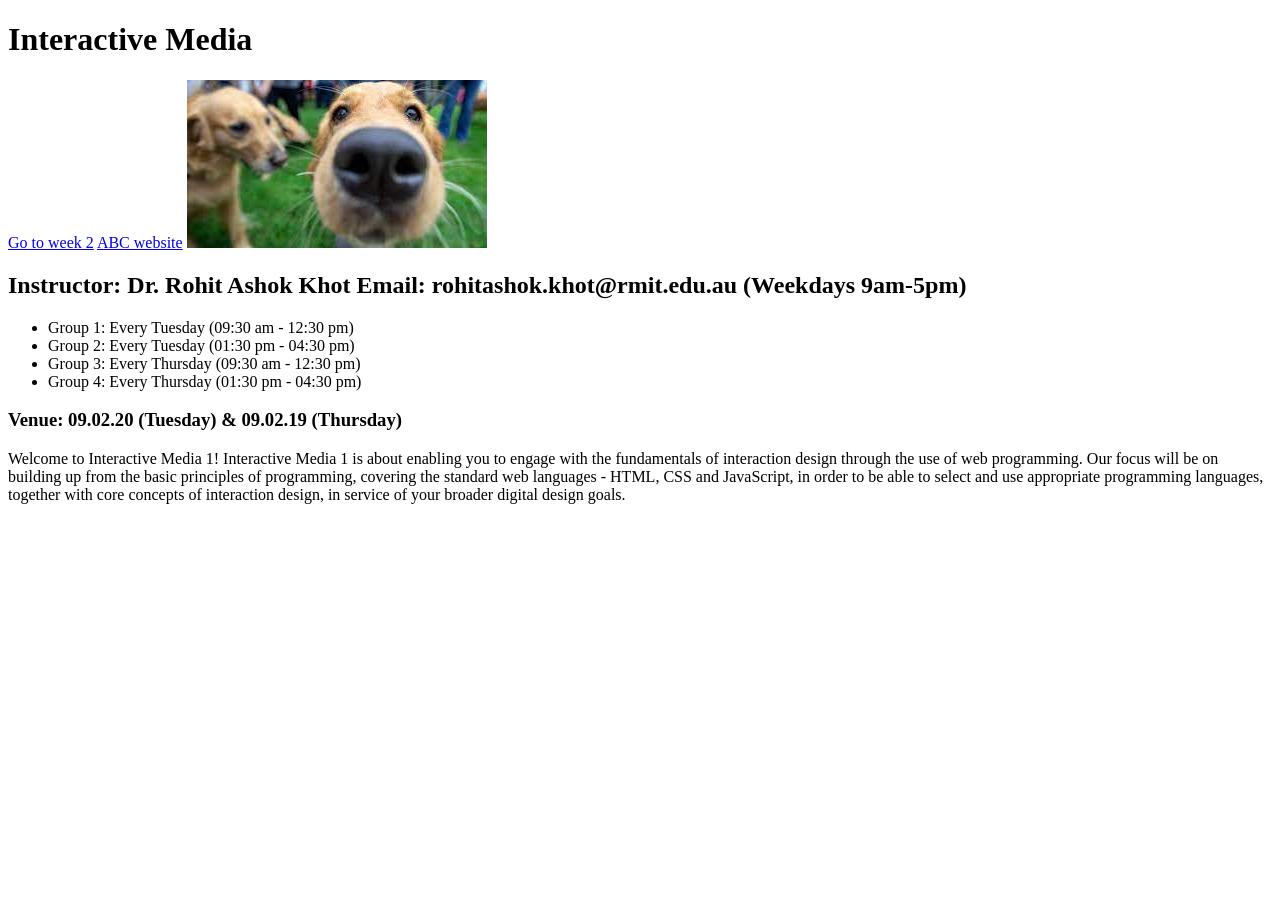
<file: index.html>
<!DOCTYPE html>
<html lang="en">
<head>
    <meta charset="UTF-8">
    <meta name="viewport" content="width=device-width, initial-scale=1.0">
    <title>hello</title>
    <link rel="apple-touch-icon" sizes="180x180" href="/apple-touch-icon.png">
    <link rel="icon" type="image/png" sizes="32x32" href="/favicon-32x32.png">
    <link rel="icon" type="image/png" sizes="16x16" href="/favicon-16x16.png">
    <link rel="manifest" href="/site.webmanifest">
</head>
<body>
    <h1>Interactive Media</h1>
    <a href="week2/index.html">Go to week 2</a>
    <a href="https://www.abc.net.au/news" target="blank">ABC website</a>

    <!-- target blank makes it so the link opens up in diff tab -->
   
    <img src="dog.jpeg" alt="dog" />
<!--i have added a dog image-->


    <h2>Instructor: Dr. Rohit Ashok Khot Email: rohitashok.khot@rmit.edu.au (Weekdays 9am-5pm)</h2>
    <!-- this is the instructor's contact details -->
    <ul>
        <li>Group 1: Every Tuesday (09:30 am - 12:30 pm) </li>
        <li>Group 2: Every Tuesday (01:30 pm - 04:30 pm) </li>
        <li>Group 3: Every Thursday (09:30 am - 12:30 pm)</li>
        <li>Group 4: Every Thursday (01:30 pm - 04:30 pm)</li>
    </ul>
    <h3>Venue: 09.02.20 (Tuesday) & 09.02.19 (Thursday)</h3>
    <p>Welcome to Interactive Media 1! Interactive Media 1 is about enabling you to engage with the fundamentals of interaction design through the use of web programming. 
        Our focus will be on building up from the basic principles of programming, covering the standard web languages - HTML, CSS and JavaScript, in order to be able to 
        select and use appropriate programming languages, together with core concepts of interaction design, in service of your broader digital design goals. </p>
</body>
</html>
</file>
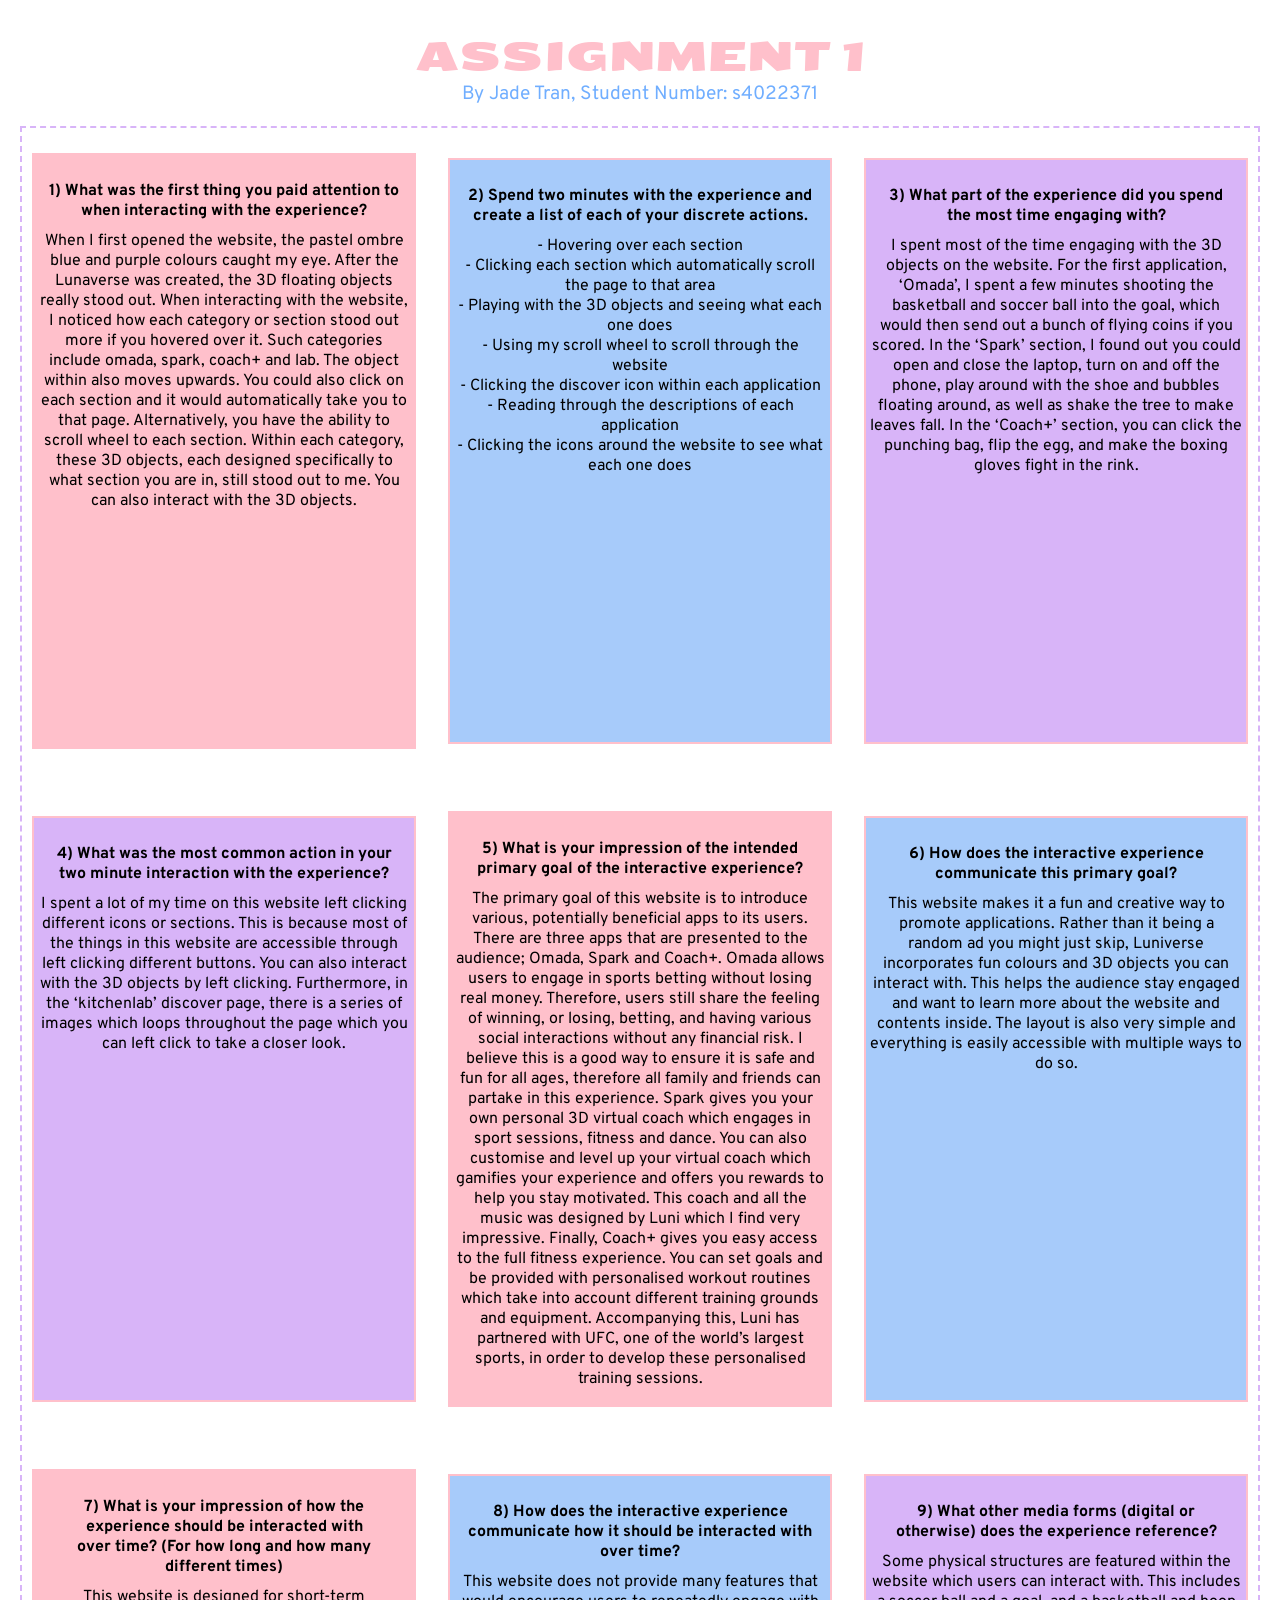
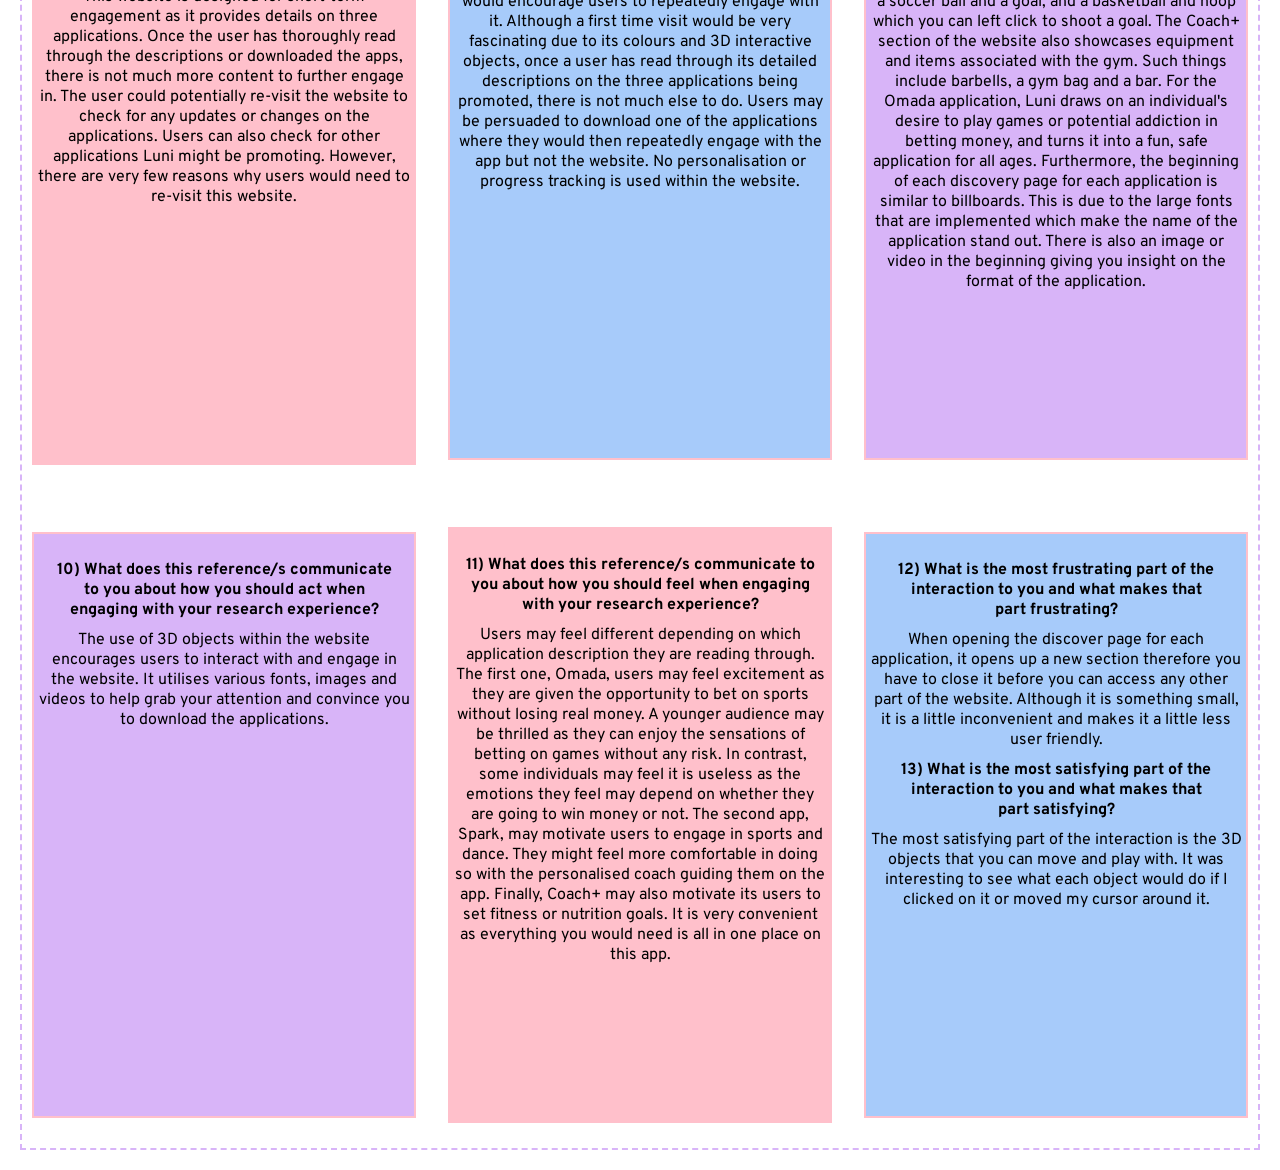
<file: assignment1/index.html>
<!DOCTYPE html>
<html lang="en">
<head>
    <meta charset="UTF-8">
    <meta name="viewport" content="width=device-width, initial-scale=1.0">
    <title>Jade Tran - Assignment 1</title>
    <link rel="preconnect" href="https://fonts.googleapis.com">
    <link rel="preconnect" href="https://fonts.gstatic.com" crossorigin>
    <link href="https://fonts.googleapis.com/css2?family=Seymour+One&display=swap" rel="stylesheet">
    <link href="https://fonts.googleapis.com/css2?family=Overpass:ital,wght@0,100..900;1,100..900&family=Seymour+One&display=swap" rel="stylesheet">
    <!-- I chose these fonts as it matched my theme -->
    <link rel="stylesheet" href="reset.css">
    <link rel="stylesheet" href="style.css" />
</head>

<body>

    <h1>Assignment 1</h1>
    <h2>By Jade Tran, Student Number: s4022371</h2>
    <div class="outer">
       
        <div class="inner">
          <p> <strong> 1) What was the first thing you paid attention to when interacting with the experience?</strong> When I first opened the website, 
            the pastel ombre blue and purple colours caught my eye. After the Lunaverse was created, the 3D floating objects really stood out. When
             interacting with the website, I noticed how each category or section stood out more if you hovered over it. Such categories include omada,
              spark, coach+ and lab. The object within also moves upwards. You could also click on each section and it would automatically take you to 
              that page. Alternatively, you have the ability to scroll wheel to each section. Within each category, these 3D objects, each designed 
              specifically to what section you are in, still stood out to me. You can also interact with the 3D objects. </p>
        </div>

        <div class="inner2">
          <p> <strong> 2) Spend two minutes with the experience and create a list of each of your discrete actions. </strong> </p>   
          <ul>
            <li>- Hovering over each section</li>
            <li>- Clicking each section which automatically scroll the page to that area</li>
            <li>- Playing with the 3D objects and seeing what each one does</li>
            <li>- Using my scroll wheel to scroll through the website</li>
            <li>- Clicking the discover icon within each application</li>
            <li>- Reading through the descriptions of each application</li>
            <li>- Clicking the icons around the website to see what each one does</li>
          </ul>
          </div> 

          <div class="inner3">
            <p> <strong> 3) What part of the experience did you spend the most time engaging with? </strong> I spent most of the time engaging with the 
              3D objects on the website. For the first application, ‘Omada’, I spent a few minutes shooting the basketball and soccer ball into the goal, 
              which would then send out a bunch of flying coins if you scored. In the ‘Spark’ section, I found out you could open and close the laptop,
              turn on and off the phone, play around with the shoe and bubbles floating around, as well as shake the tree to make leaves fall. In the 
              ‘Coach+’ section, you can click the punching bag, flip the egg, and make the boxing gloves fight in the rink. </p>   
            </div> 
          
          <div class="inner4">
            <p> <strong> 4) What was the most common action in your two minute interaction with the experience? </strong> I spent a lot of my time on 
              this website left clicking different icons or sections. This is because most of the things in this website are accessible through left 
              clicking different buttons. You can also interact with the 3D objects by left clicking. Furthermore, in the ‘kitchenlab’ discover page,
              there is a series of images which loops throughout the page which you can left click to take a closer look. </p>
          </div>

          <div class="inner">
            <p> <strong> 5) What is your impression of the intended primary goal of the interactive experience? </strong> The primary goal of this 
              website is to introduce various, potentially beneficial apps to its users. There are three apps that are presented to the audience; Omada, 
              Spark and Coach+. Omada allows users to engage in sports betting without losing real money. Therefore, users still share the feeling of
              winning, or losing, betting, and having various social interactions without any financial risk. I believe this is a good way to ensure it 
              is safe and fun for all ages, therefore all family and friends can partake in this experience. Spark gives you your own personal 3D virtual 
              coach which engages in sport sessions, fitness and dance. You can also customise and level up your virtual coach which gamifies your 
              experience and offers you rewards to help you stay motivated. This coach and all the music was designed by Luni which I find very impressive. 
              Finally, Coach+ gives you easy access to the full fitness experience. You can set goals and be provided with personalised workout routines 
              which take into account different training grounds and equipment. Accompanying this, Luni has partnered with UFC, one of the world’s largest 
              sports, in order to develop these personalised training sessions. </p>
          </div>

          <div class="inner2">
            <p> <strong> 6) How does the interactive experience communicate this primary goal? </strong> This website makes it a fun and creative way to 
              promote applications. Rather than it being a random ad you might just skip, Luniverse incorporates fun colours and 3D objects you can 
              interact with. This helps the audience stay engaged and want to learn more about the website and contents inside. The layout is also very 
              simple and everything is easily accessible with multiple ways to do so. </p>
          </div>

          <div class="inner">
            <p> <strong> 7) What is your impression of how the experience should be interacted with over time? (For how long and how many different times) 
            </strong> This website is designed for short-term engagement as it provides details on three applications. Once the user has thoroughly read 
            through the descriptions or downloaded the apps, there is not much more content to further engage in. The user could potentially re-visit the 
            website to check for any updates or changes on the applications. Users can also check for other applications Luni might be promoting. However, 
            there are very few reasons why users would need to re-visit this website. </p>
          </div>

          <div class="inner2">
            <p> <strong> 8) How does the interactive experience communicate how it should be interacted with over time? </strong> This website does not 
              provide many features that would encourage users to repeatedly engage with it. Although a first time visit would be very fascinating due to 
              its colours and 3D interactive objects, once a user has read through its detailed descriptions on the three applications being promoted, 
              there is not much else to do. Users may be persuaded to download one of the applications where they would then repeatedly engage with the app 
              but not the website. No personalisation or progress tracking is used within the website.</p>
          </div>

          <div class="inner3">
            <p> <strong> 9) What other media forms (digital or otherwise) does the experience reference? </strong> Some physical structures are featured 
              within the website which users can interact with. This includes a soccer ball and a goal, and a basketball and hoop which you can left click 
              to shoot a goal. The Coach+ section of the website also showcases equipment and items associated with the gym. Such things include barbells, 
              a gym bag and a bar. For the Omada application, Luni draws on an individual's desire to play games or potential addiction in betting money, 
              and turns it into a fun, safe application for all ages. Furthermore, the beginning of each discovery page for each application is similar to 
              billboards. This is due to the large fonts that are implemented which make the name of the application stand out. There is also an image or 
              video in the beginning giving you insight on the format of the application. </p>
          </div>

          <div class="inner4">
            <p> <strong> 10) What does this reference/s communicate to you about how you should act when engaging with your research experience? </strong> 
              The use of 3D objects within the website encourages users to interact with and engage in the website. It utilises various fonts, images and 
              videos to help grab your attention and convince you to download the applications. </p>
          </div>

          <div class="inner">
            <p> <strong> 11) What does this reference/s communicate to you about how you should feel when engaging with your research experience? </strong> 
              Users may feel different depending on which application description they are reading through. The first one, Omada, users may feel excitement 
              as they are given the opportunity to bet on sports without losing real money. A younger audience may be thrilled as they can enjoy the sensations 
              of betting on games without any risk. In contrast, some individuals may feel it is useless as the emotions they feel may depend on whether they 
              are going to win money or not. The second app, Spark, may motivate users to engage in sports and dance. They might feel more comfortable in doing 
              so with the personalised coach guiding them on the app. Finally, Coach+ may also motivate its users to set fitness or nutrition goals. It is 
              very convenient as everything you would need is all in one place on this app. </p>
          </div>

          <div class="inner2">
            <p> <strong> 12) What is the most frustrating part of the interaction to you and what makes that part frustrating? </strong> When opening the 
              discover page for each application, it opens up a new section therefore you have to close it before you can access any other part of the website. 
              Although it is something small, it is a little inconvenient and makes it a little less user friendly. <strong> 13) What is the most satisfying 
              part of the interaction to you and what makes that part satisfying? </strong> The most satisfying part of the interaction is the 3D objects that 
              you can move and play with. It was interesting to see what each object would do if I clicked on it or moved my cursor around it. </p>
          </div>
          <!-- In the classes I used the strong tag to make the question stand out -->
</body>
</html>
</file>
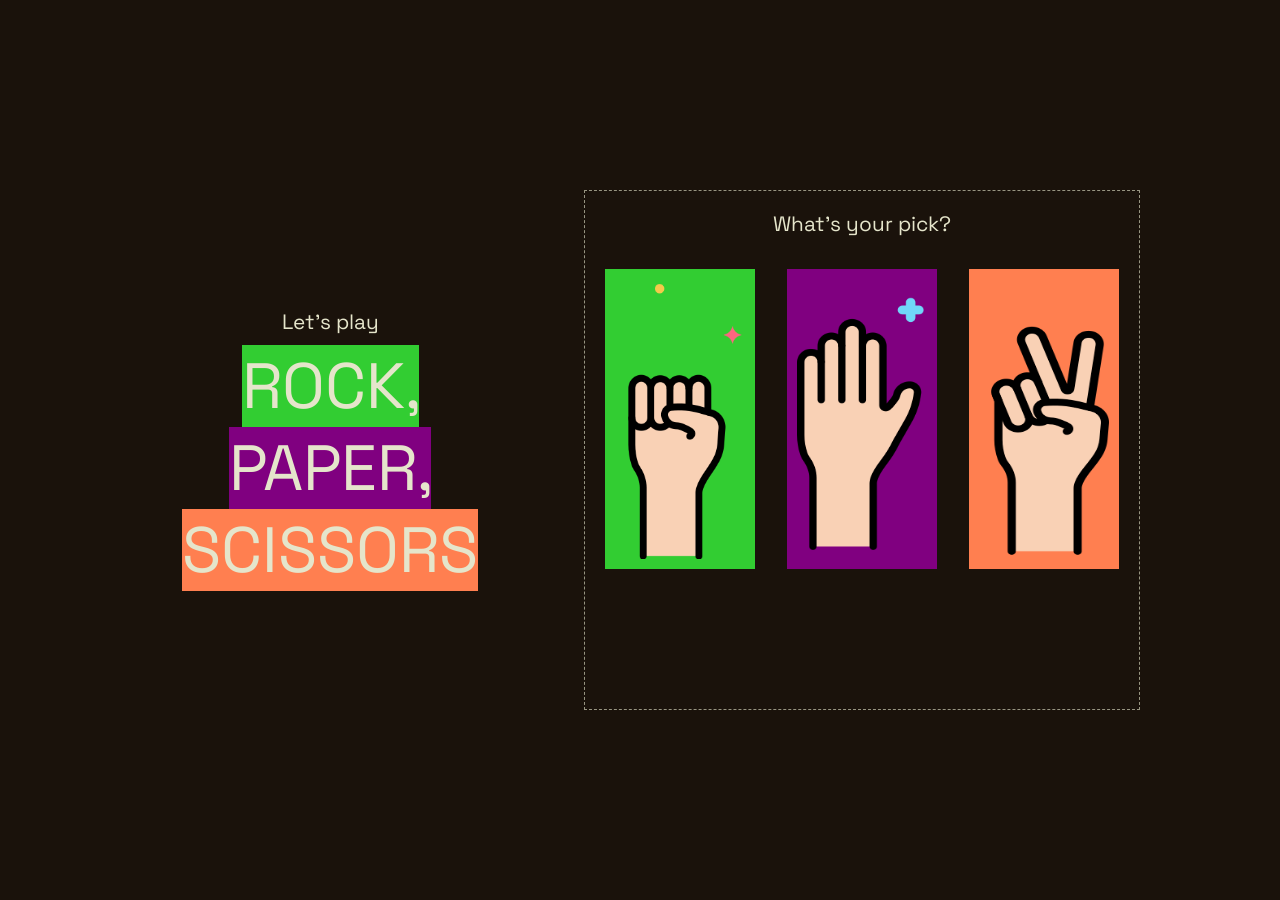
<file: rps/index.html>
<!DOCTYPE html>
<html lang="en">
  <head>
    <meta charset="UTF-8" />
    <meta name="viewport" content="width=device-width, initial-scale=1.0" />
    <title>Rock, Paper, Scissors</title>
    <link rel="preconnect" href="https://fonts.googleapis.com" />
    <link rel="preconnect" href="https://fonts.gstatic.com" crossorigin />
    <link
      href="https://fonts.googleapis.com/css2?family=Luckiest+Guy&family=Space+Grotesk&display=swap"
      rel="stylesheet"
    />
    <link rel="stylesheet" href="reset.css" />
    <link rel="stylesheet" href="style.css" />
    <script src="script.js" defer></script>
  </head>
  <body>
    <!-- header greets user with a big heading and invite them to play -->
    <header>
      <p>Let's play</p>
      <h1>
        <span class="rock">ROCK,</span> <span class="paper">PAPER,</span>
        <span class="scissors">SCISSORS</span>
      </h1>
    </header>
    <!-- main is the section where the actual game is played  -->
    <main class="outer">
      <p>What's your pick?</p>
      <!-- the inner div uses flex to arrange the three buttons side by side  -->
      <section class="inner">
        <!-- each choice button has corresponding image inside -->
        <button id="rock-button" class="rock">
          <img src="rock.png" alt="" />
        </button>

        <button id="paper-button" class="paper">
          <img src="paper.png" alt="" />
        </button>
        <button id="scissors-button" class="scissors">
          <img src="scissor.png" alt="" />
        </button>
      </section>
      <!-- we use the selection section to display user's and computer's choice to the user -->
      <section id="selection"></section>
      <!-- We use the result section to display the winner  -->
      <section id="result"></section>
    </main>
  </body>
</html>
</file>
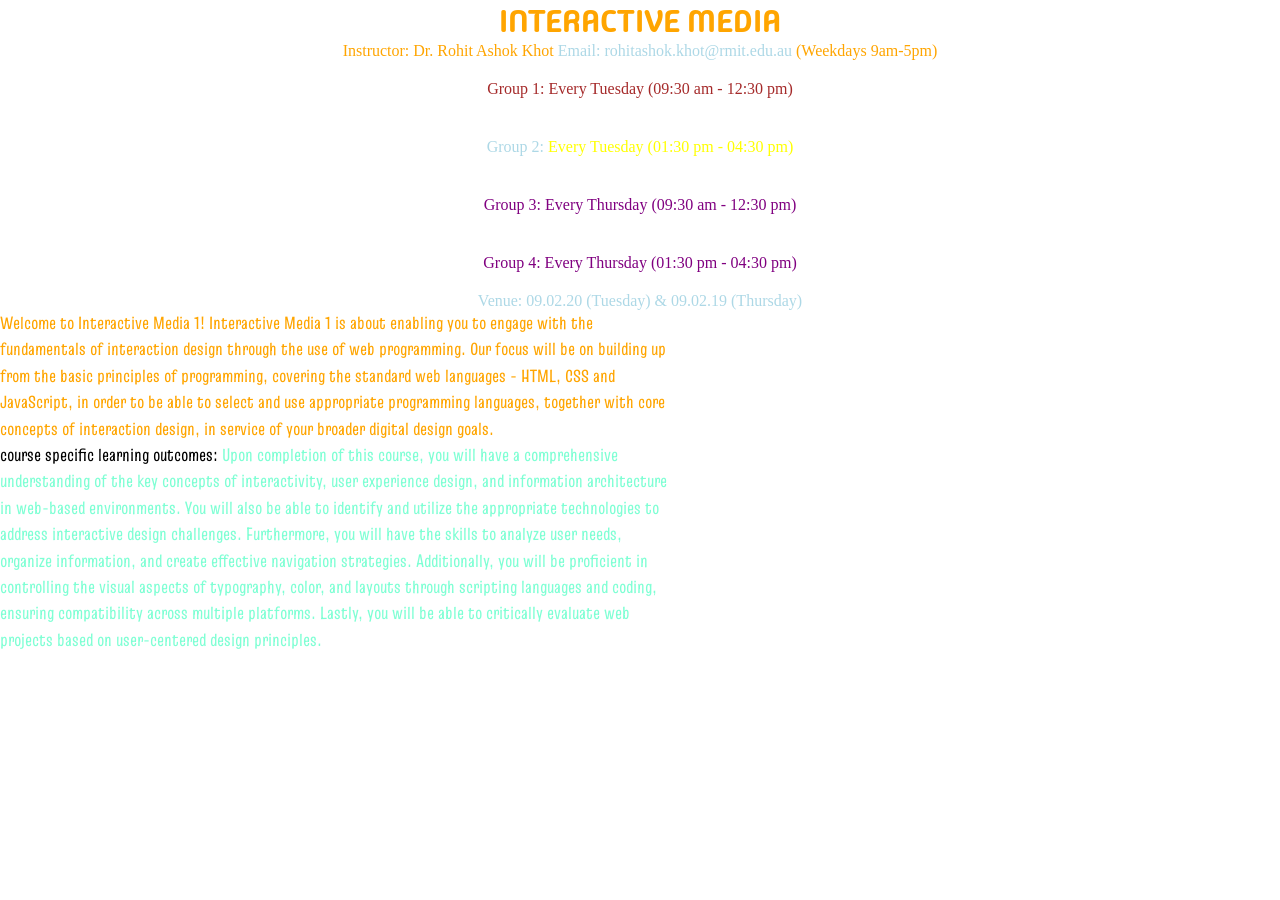
<file: week 3/index.html>
<!DOCTYPE html>
<html lang="en">
<head>
    <meta charset="UTF-8">
    <meta name="viewport" content="width=device-width, initial-scale=1.0">
    <title>css exercise</title>
    <link rel="preconnect" href="https://fonts.googleapis.com">
    <link rel="preconnect" href="https://fonts.gstatic.com" crossorigin>
    <link href="https://fonts.googleapis.com/css2?family=Madimi+One&display=swap" rel="stylesheet"/>
    <link href="https://fonts.googleapis.com/css2?family=Madimi+One&family=Truculenta:opsz,wght@12..72,100..900&display=swap" rel="stylesheet">
    <link rel="stylesheet" href="reset.css">
    <link rel="stylesheet" href="style.css" />
    <!-- ^always put reset css before style css -->

    <!-- <style>
        h1 {color: red;
        }
    </style> --> 
    <!-- ^using head to add style (dont do this)  -->

</head>
<body>
    <!-- <h1 style= "color:blue">this is a week 3 class</h1> -->
    <!-- ^using inline styling (also dont do this, only use some cases like twemporary styling) -->
  
    
    <h1> Interactive media </h1>
    <h2 class="my-colors">
        Instructor: Dr. Rohit Ashok Khot
        <span>Email: rohitashok.khot@rmit.edu.au</span> (Weekdays 9am-5pm)
        </h2>
        <ul>
            <li><strong>Group 1: Every Tuesday (09:30 am - 12:30 pm)</strong> </li>
            <li> <h3>Group 2: <strong>Every Tuesday (01:30 pm - 04:30 pm) </strong> </h3> </li>
            <li>Group 3: Every Thursday (09:30 am - 12:30 pm)</li>
            <li>Group 4: Every Thursday (01:30 pm - 04:30 pm)</li>
        </ul>   
        <!-- ^strong tag in list makes it bold -->
       
        <h2>Venue: 09.02.20 (Tuesday) & 09.02.19 (Thursday)</h2>
        <p class="my-colors"> 
            Welcome to Interactive Media 1! Interactive Media 1 is about enabling you to engage with the fundamentals of interaction design through the use of web programming. Our focus will be on building up from the basic principles of programming, covering the standard web languages - HTML, CSS and JavaScript, in order to be able to select and use appropriate programming languages, together with core concepts of interaction design, in service of your broader digital design goals. 
        </p>

        <p id="outcomes">
         <span data-heading="learning">course specific learning outcomes:</span> Upon completion of this course, you will have a comprehensive understanding of the key concepts of interactivity, user experience design, and information architecture in web-based environments. You will also be able to identify and utilize the appropriate technologies to address interactive design challenges. Furthermore, you will have the skills to analyze user needs, organize information, and create effective navigation strategies. Additionally, you will be proficient in controlling the visual aspects of typography, color, and layouts through scripting languages and coding, ensuring compatibility across multiple platforms. Lastly, you will be able to critically evaluate web projects based on user-centered design principles.


        </p>
</body>
</html>
</file>
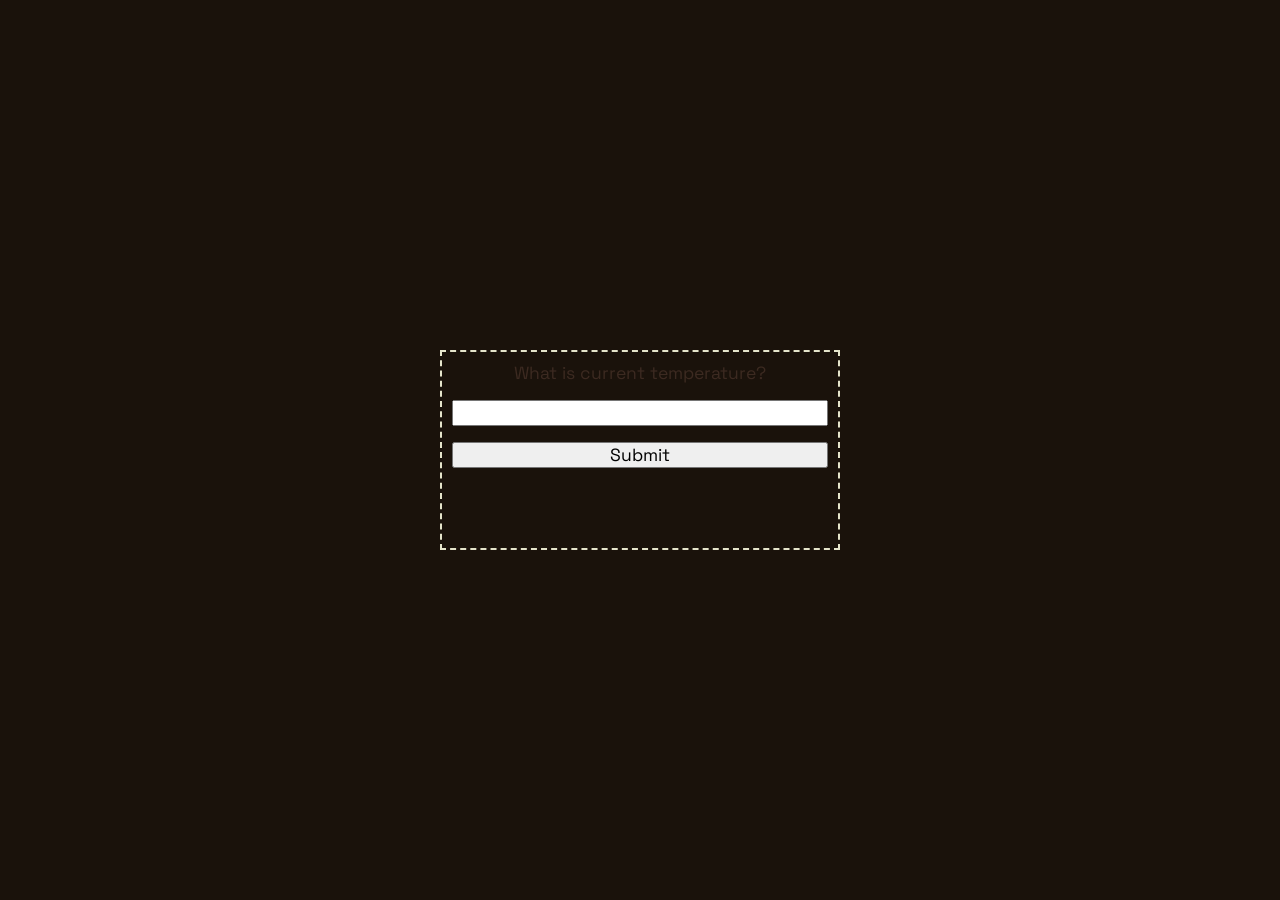
<file: week 5/index.html>
<!DOCTYPE html>
<html lang="en">
<head>
    <meta charset="UTF-8">
    <meta name="viewport" content="width=device-width, initial-scale=1.0">
    <title>Weather app</title>
    <script src="script2.js" defer></script>
    <link rel="stylesheet" href="reset.css" />
    <link rel="stylesheet" href="style.css" />
    <link rel="preconnect" href="https://fonts.googleapis.com" />
    <link rel="preconnect" href="https://fonts.gstatic.com" crossorigin />
    <link
      href="https://fonts.googleapis.com/css2?family=Luckiest+Guy&family=Space+Grotesk&display=swap"
      rel="stylesheet"/>
</head>
<body>

    <!-- <h1>js example</h1> -->
    <div class="outer">
        <p>What is current temperature?</p>
        <input type="number" od="temperature">
        <button id ="submit" onclick="checkWeather()">Submit</button>
    </div>
</body>
</html>
</file>
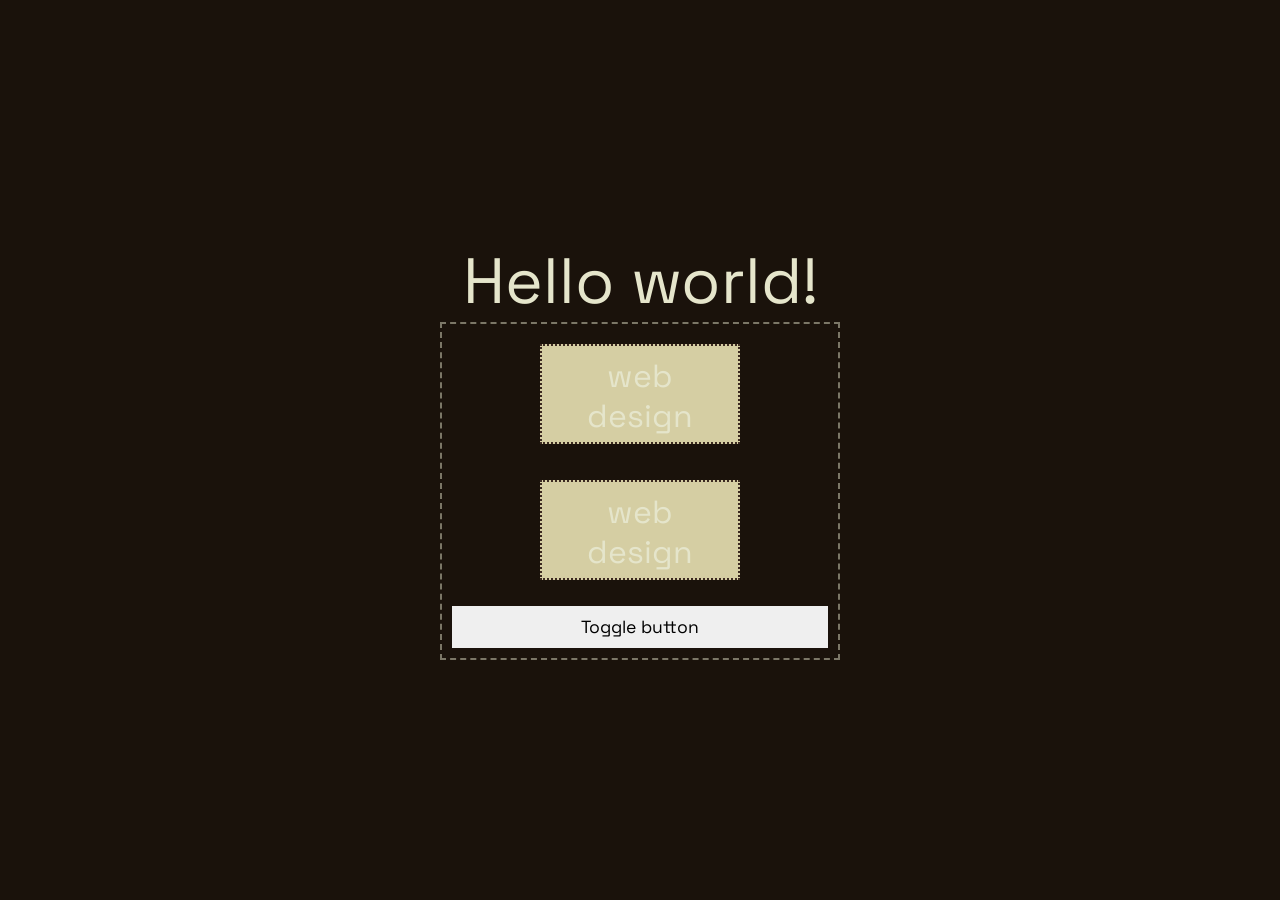
<file: week 6/index.html>
<!DOCTYPE html>
<html lang="en">
<head>
    <meta charset="UTF-8">
    <meta name="viewport" content="width=device-width, initial-scale=1.0">
    <title>Dom handling example</title>
    <link rel="preconnect" href="https://fonts.gstatic.com" crossorigin />
    <link
      href="https://fonts.googleapis.com/css2?family=Luckiest+Guy&family=Space+Grotesk&display=swap"
      rel="stylesheet"
    />
    <link rel="stylesheet" href="reset.css" />
   <link rel="stylesheet" href="style.css" />
   <script src="script.js" defer></script>

</head>
<body>
    <h1>Hello world!</h1>
    <div class="outer">
        <!-- <img src="cat.png" alt="" id="my-image" dad-catname="garfield"/> -->
        <p class="inner" id="greet" data-topic="notsound" >web design</p>
        <p class="inner" id="greet" data-topic="notweb" >web design</p>
        <button id="my-button">Toggle button </button>

        <!-- <p class="inner">Para 1 </p>
        <p class="inner">Para 2 </p>
        <p class="inner">Para 3 </p> -->
    </div>
    <!-- <h1>dom handling</h1>
    <p>This is a paragraph <span> with a span </span></p> -->
</body>
</html>
</file>
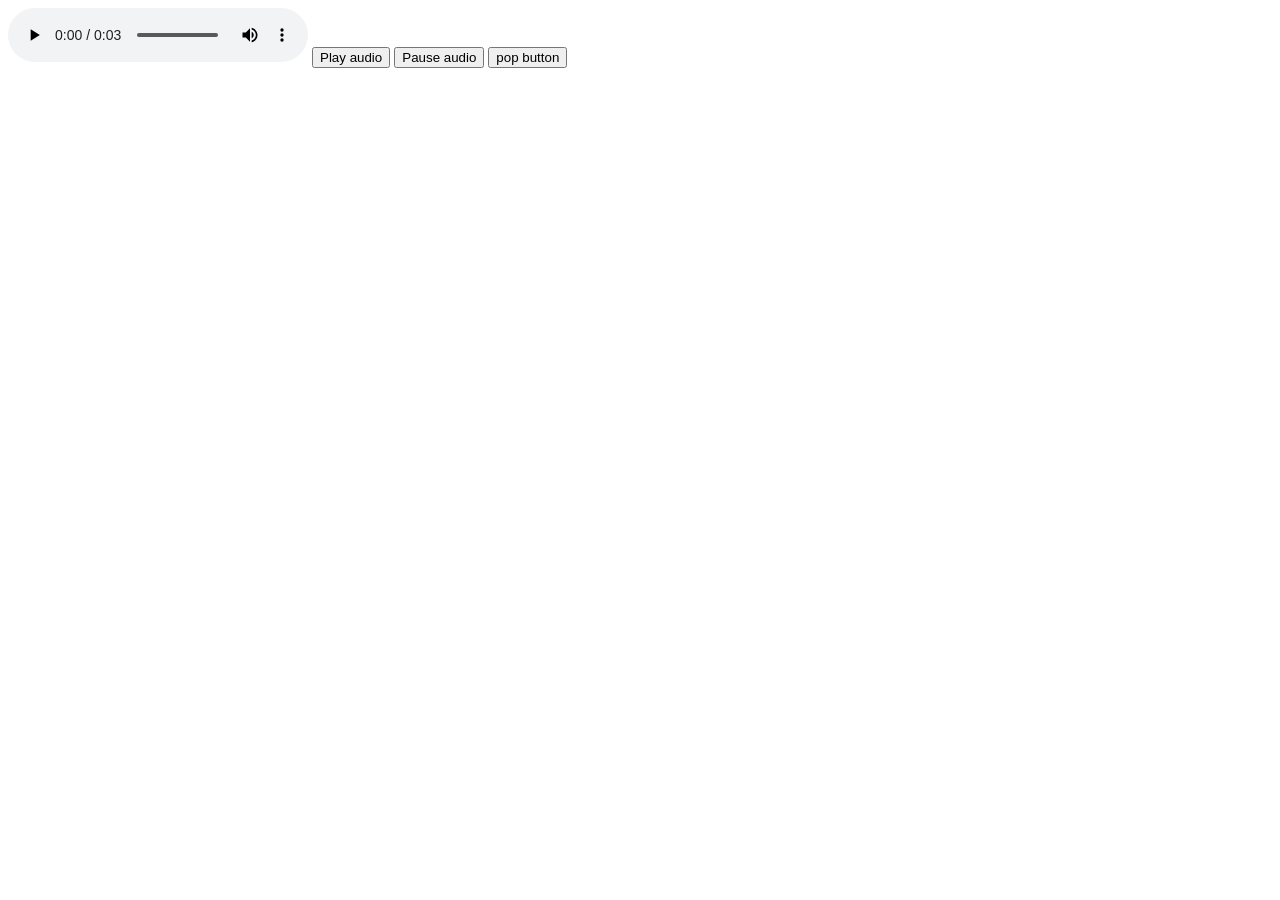
<file: week 7/index.html>
<!DOCTYPE html>
<html lang="en">
<head>
    <meta charset="UTF-8">
    <meta name="viewport" content="width=device-width, initial-scale=1.0">
    <title>Popping button example</title>
    <script src="script.js" defer></script>
</head>
<body>
    <audio id="airport-audio" controls>
        <source src="airport.mp3" type="audio/mpeg" />
        no browser support for audio
    </audio>
    <button id="play-button">Play audio </button>
    <button id="pause-button">Pause audio </button>

    <audio id="pop-audio">
        <source src="pop.mp3" type="audio/mpeg" />
        no browser support for audio
    </audio>
    <button id="pop-button">pop button </button>
</body>
</html>
</file>
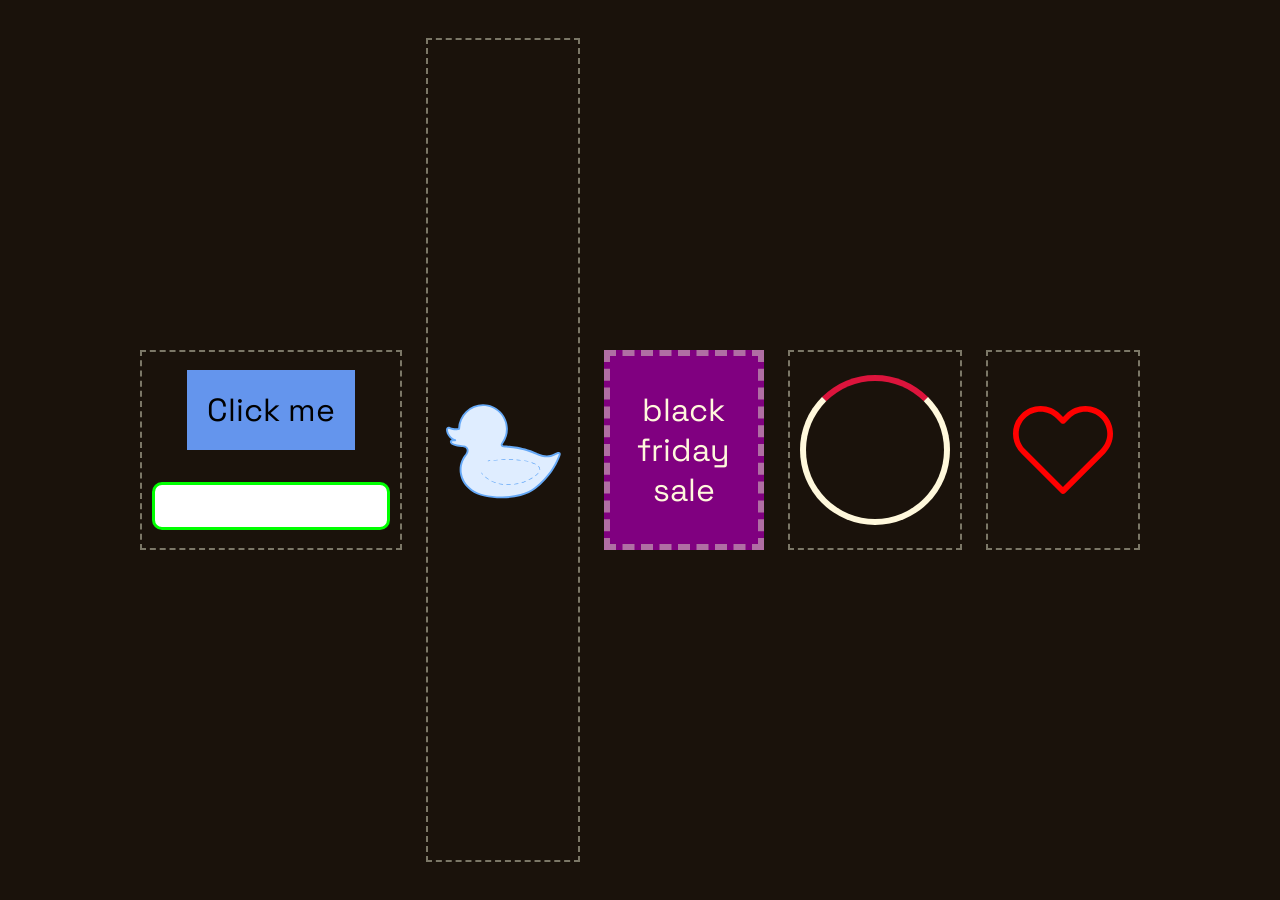
<file: week9/index.html>
<!DOCTYPE html>
<html lang="en">
<head>
    <meta charset="UTF-8">
    <meta name="viewport" content="width=device-width, initial-scale=1.0">
    <title>CSS animation</title>
    <link rel="preconnect" href="https://fonts.googleapis.com" />
    <link rel="preconnect" href="https://fonts.gstatic.com" crossorigin />
    <link
      href="https://fonts.googleapis.com/css2?family=Luckiest+Guy&family=Space+Grotesk&display=swap"
      rel="stylesheet"
    />
    <link rel="stylesheet" href="reset.css" />
    <link rel="stylesheet" href="style.css" />
    <script src="script.js" defer></script>
</head>
<body>
    <div id="side-drawer"></div>
    <div class="outer">
        <button id="my-button">Click me</button>
        <input type="text" />
    </div>
    <div class="outer">
        <svg 
        width="800px" 
        height="800px" 
        viewBox="0 0 1024 1024" 
        class="duck-icon"  version="1.1" 
        xmlns="http://www.w3.org/2000/svg"
        >
        <path 
        d="M913.88 548.4c-66.14 35.43-141.83-7.68-141.83-7.68-112.76-53.91-246.31-55.82-246.31-55.82-34.09-2.34-25.47-17.51-20.69-25.88 0.73-1.27 1.74-2.36 2.59-3.56a187.06 187.06 0 0 0 34.17-108.08c0-103.78-84.13-187.92-187.92-187.92C251 159.47 167.37 242.24 166 344.87c-1 3.81-42.28 9.32-73-5.06-40-18.71-25.08 73.65 42.35 95.45l-2.31-0.1c-28.06-1.52-30.8 7.68-30.8 7.68s-16.14 29.75 83.13 38.37c31.39 2.72 35.71 8.11 42 16.64 11.92 16.14 3.57 39.25-12.15 59-44.53 55.77-71.84 180.68 49.78 270.85 103.12 76.47 377.65 79.95 497.37-15.13 108-85.76 156.72-170.47 185.79-241.14 3.9-9.54 31.84-58.43-34.28-23.03z" 
        fill="#DFEDFF" 
        class="fill-icon"
        />
        <path d="M497.6 892c-45.54 0-90.26-4.72-129.91-13.76-44.48-10.13-81.54-25.54-107.18-44.55-51.15-37.93-81.9-86.48-88.93-140.4-7.75-59.47 14.44-111.93 37.79-141.21 5.94-7.45 24.37-33.06 12-49.83-5.31-7.2-8.24-11.16-36.63-13.62-49.83-4.32-79.54-14.77-88.3-31A20 20 0 0 1 95.31 440c1-2.48 3.9-7 12.58-9.9-25-17-39.75-43.45-43.46-65.14-2.49-14.57 0.26-25.73 7.75-31.43 4.34-3.31 12-6.08 24-0.48 22.57 10.56 52.33 9.36 62.45 7.08A195.41 195.41 0 0 1 353.9 152c107.75 0 195.42 87.66 195.42 195.42a194.18 194.18 0 0 1-35.54 112.4c-0.39 0.55-0.8 1.09-1.22 1.62a14.24 14.24 0 0 0-1 1.35c-1.33 2.32-4.44 7.76-3.45 9.6 0.09 0.16 2.3 4 18 5.07 3.19 0.06 35.67 0.78 81.68 7.77 43.83 6.66 108.47 20.53 167.55 48.77l0.48 0.25c0.72 0.41 73 40.58 134.58 7.58l3.54 6.61-3.54-6.61c26.78-14.35 41.69-17.16 49.86-9.43 10 9.45 1.46 27.71-3.64 38.63-0.64 1.38-1.2 2.56-1.5 3.3C930.2 634.73 883.66 725.8 767 818.44c-29.48 23.42-68.66 41.78-116.44 54.6-43.33 11.62-92.79 18.16-143 18.92q-4.99 0.04-9.96 0.04zM108.93 446.26c-0.19 0.58-0.51 2.28 1 4.7 3.12 5.13 16.77 17.6 76.12 22.75 31.67 2.75 39.06 8.37 47.4 19.66 12.64 17.12 8 42.58-12.32 68.09-21.43 26.87-41.79 75.1-34.65 129.91a171.55 171.55 0 0 0 23.39 66.51c14.09 23.45 34.14 44.91 59.6 63.79 48 35.59 139.14 56.78 237.88 55.29 49-0.74 97.21-7.11 139.36-18.41 45.79-12.28 83.13-29.73 111-51.86C871.59 716.23 917 627.47 941.2 568.58c0.43-1.06 1-2.33 1.78-3.94a113.36 113.36 0 0 0 5.47-13.25c1.59-5 1.45-7.32 1.31-8.1-1.55-0.37-8.86-0.86-32.33 11.71-28.67 15.36-63.59 18.86-101 10.14a197.41 197.41 0 0 1-47.86-17.77c-109.85-52.44-241.64-55-243-55h-0.4c-16.57-1.14-26.21-5.26-30.34-13-4.9-9.16 0.67-18.89 3.66-24.12a25.75 25.75 0 0 1 2.2-3.16c0.26-0.33 0.52-0.66 0.76-1a179.26 179.26 0 0 0 32.8-103.76C534.32 247.9 453.38 167 353.9 167a180.41 180.41 0 0 0-180.38 178 7.5 7.5 0 0 1-0.25 1.83 9.3 9.3 0 0 1-5.5 6c-9.4 4.38-48.35 7.63-77.94-6.22-3.92-1.83-7.12-2.27-8.56-1.18-2.11 1.61-3.65 7.6-2.05 17 3.4 19.92 21.78 53.87 58.44 65.72a7.5 7.5 0 0 1-2.66 14.59l-2.31-0.1c-17.46-0.94-22.63 2.51-23.63 3.37z m-0.09 0.14z" 
        fill="#66A9F7" 
        />
        <path 
        d="M393.54 600.36a2.5 2.5 0 0 1-0.35-5c0.05 0 5.5-0.79 14.94-1.9a2.5 2.5 0 0 1 0.58 5c-9.37 1.1-14.76 1.87-14.82 1.88zM550.28 786.86c-3.57 0-7.16-0.05-10.67-0.16a2.5 2.5 0 1 1 0.15-5c9.75 0.29 19.84 0.17 29.92-0.36a2.5 2.5 0 0 1 0.26 5c-6.58 0.35-13.2 0.52-19.66 0.52z m-40.63-2.39h-0.3a301.55 301.55 0 0 1-29.93-5.15 2.5 2.5 0 0 1 1.1-4.88 296.47 296.47 0 0 0 29.43 5.06 2.5 2.5 0 0 1-0.3 5z m90.17-0.83a2.5 2.5 0 0 1-0.31-5 420.3 420.3 0 0 0 29.56-4.86 2.5 2.5 0 0 1 1 4.9c-9.89 2-20 3.65-29.92 4.92z m59.05-11.93a2.5 2.5 0 0 1-0.68-4.91c9.47-2.67 14.94-4.66 15-4.68s5.09-2 13.08-5.51a2.5 2.5 0 0 1 2 4.58c-8.1 3.56-13.28 5.59-13.33 5.61-0.28 0.1-5.73 2.09-15.4 4.82a2.49 2.49 0 0 1-0.67 0.09zM451 771.14a2.5 2.5 0 0 1-0.82-0.14 252.81 252.81 0 0 1-28.09-11.65 2.5 2.5 0 1 1 2.19-4.49 247.67 247.67 0 0 0 27.53 11.42 2.5 2.5 0 0 1-0.82 4.86z m263.58-22.69a2.5 2.5 0 0 1-1.14-4.73c9.37-4.78 18.21-9.68 26.25-14.54a2.5 2.5 0 0 1 2.59 4.28c-8.15 4.92-17.09 9.87-26.56 14.71a2.49 2.49 0 0 1-1.14 0.28zM397 744.72a2.49 2.49 0 0 1-1.37-0.41 239.3 239.3 0 0 1-24.3-18.31 2.5 2.5 0 0 1 3.25-3.8 234.35 234.35 0 0 0 23.8 17.91 2.5 2.5 0 0 1-1.37 4.59z m369-27.78a2.5 2.5 0 0 1-1.52-4.48 135.63 135.63 0 0 0 21.63-20.14 2.5 2.5 0 0 1 3.84 3.2 140.53 140.53 0 0 1-22.43 20.91 2.49 2.49 0 0 1-1.52 0.51z m34.69-47.28h-0.2a2.5 2.5 0 0 1-2.29-2.69c0.06-0.75 0.09-1.5 0.09-2.24 0-7.94-3.54-15.6-10.52-22.75a2.5 2.5 0 1 1 3.58-3.49c7.92 8.12 11.94 16.95 11.94 26.24 0 0.87 0 1.76-0.11 2.64a2.5 2.5 0 0 1-2.51 2.28z m-35.75-44.08a2.49 2.49 0 0 1-1.14-0.28l-1.44-0.73a224.37 224.37 0 0 0-26-10.88A2.5 2.5 0 0 1 738 609a229.39 229.39 0 0 1 26.55 11.13l1.49 0.75a2.5 2.5 0 0 1-1.14 4.73z m-56.63-20.28a2.5 2.5 0 0 1-0.6-0.07c-9.21-2.27-19.07-4.32-29.33-6.1a2.5 2.5 0 0 1 0.85-4.93c10.37 1.79 20.35 3.87 29.67 6.17a2.5 2.5 0 0 1-0.6 4.93z m-269.93-10a2.5 2.5 0 0 1-0.23-5c9.94-0.92 20.07-1.74 30.09-2.44a2.5 2.5 0 0 1 0.35 5c-10 0.7-20.07 1.51-30 2.43z m210.6-0.46h-0.29c-9.56-1.12-19.62-2.06-29.9-2.81a2.5 2.5 0 0 1 0.36-5c10.35 0.75 20.49 1.71 30.12 2.83a2.5 2.5 0 0 1-0.29 5z m-150.48-3.69a2.5 2.5 0 0 1-0.12-5c10.16-0.48 20.31-0.83 30.18-1a2.5 2.5 0 1 1 0.11 5c-9.83 0.22-19.94 0.57-30.05 1z m90.38-0.71h-0.09c-9.73-0.35-19.84-0.55-30-0.6a2.5 2.5 0 0 1 0-5c10.26 0.05 20.42 0.26 30.2 0.61a2.5 2.5 0 0 1-0.09 5zM351.56 705.86a2.49 2.49 0 0 1-1.85-0.81c-3.37-3.69-6.69-7.55-9.88-11.48a2.5 2.5 0 1 1 3.88-3.15c3.13 3.86 6.39 7.65 9.69 11.26a2.5 2.5 0 0 1-1.85 4.19z" 
        fill="#66A9F7" 
 
        />
    </svg>
    </div>
    <div class="outer" id="box1"> 
        <p>black friday sale</p>
    </div>
    <div class="outer">
        <div class="spinner"></div>
    </div>
    <div class="outer">
        <img src="heart.svg" alt="" class="heart">
    </div>

</body>
</html>
</file>
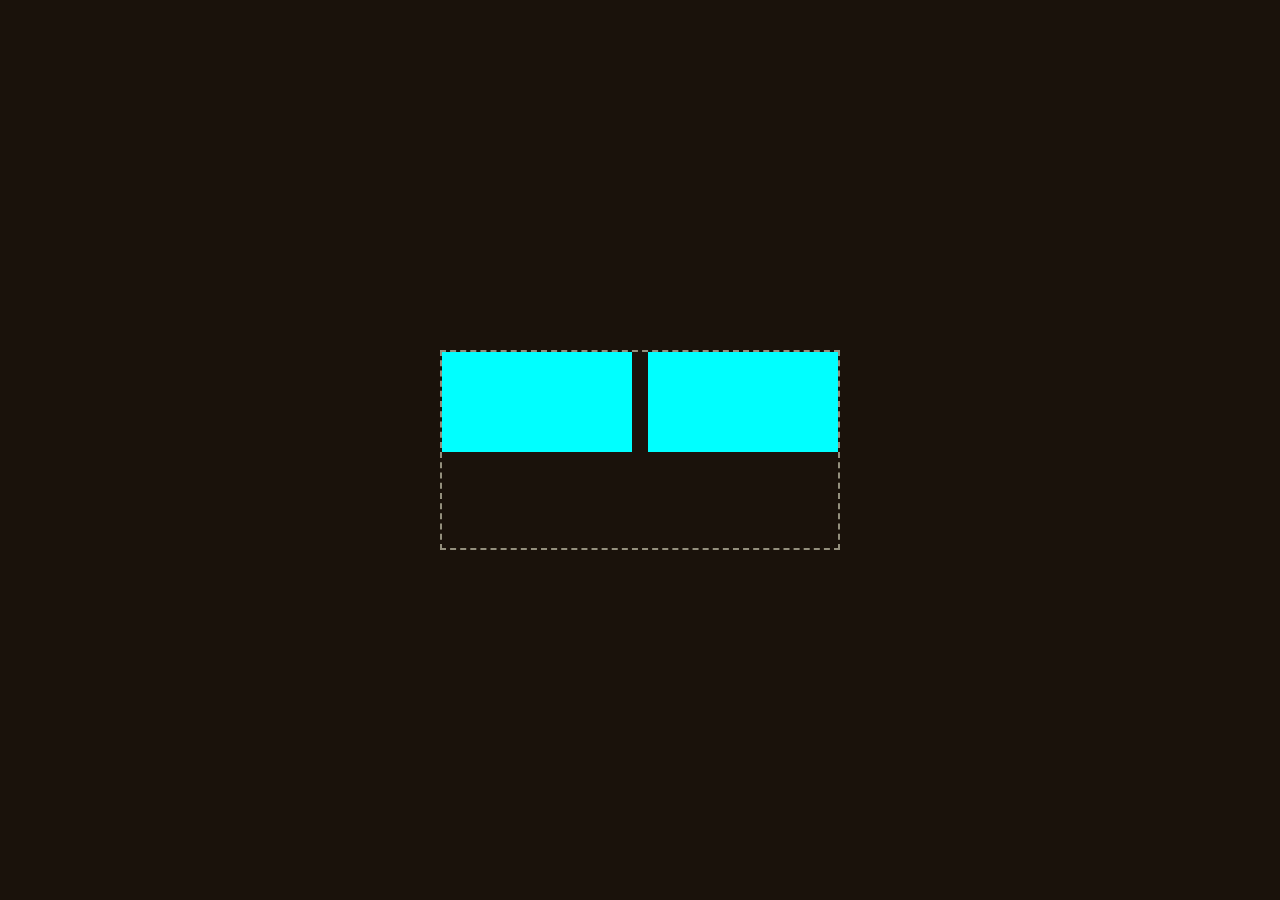
<file: week 4/boxmodel/index.html>
<!DOCTYPE html>
<html lang="en">
<head>
    <meta charset="UTF-8">
    <meta name="viewport" content="width=device-width, initial-scale=1.0">
    <title>Box model example</title>
    <link rel="stylesheet" href="reset.css"/>
    <link rel="stylesheet" href="style.css"/>
    <link rel="preconnect" href="https://fonts.googleapis.com" />
    <link rel="preconnect" href="https://fonts.gstatic.com" crossorigin />
    <link
      href="https://fonts.googleapis.com/css2?family=Luckiest+Guy&family=Space+Grotesk&display=swap"
      rel="stylesheet"/>
</head>
<body>
    <!-- <h1>Week 4 class</h1> -->

    <div class="outer">
      <!-- <p>hello world <span>dhfogsdh</span>
      </p> -->
      
      <div class="inner"> </div>
      <div class="inner"> </div>
    </div>
</body>
</html>
</file>
<file: assignment1/style.css>
h1 {
  color: pink;
  font-size: 2.5rem;
  text-transform: uppercase;
  text-align: center;
  font-family: "Seymour One", sans-serif;
  font-weight: 400;
  font-style: normal;
  margin-top: 2rem;
}

/* I chose this font as it was similar to the Luniverse title font which matches the theme I have */

h2 {
  color: #70aeff;
  font-size: 1.2rem;
  text-align: center;
  font-family: "Overpass", sans-serif;
}

.outer {
    border: 2px dashed #D8B4F8;
    min-width: 400px;
    min-height: 200px;
    /* I set the sizing of everything with min-width and min-height to ensure no text is cut off */
    padding: 10px;
    display: grid;
    /* I chose to display as a grid as there were multiple columns and rows used */
    gap: 2rem;
    margin: 20px;
    grid-template-columns: repeat(3,1fr);
    grid-template-rows: repeat(4,1fr);
    /* This shows the number of rows and columns I used */
    justify-content: space-between;
    /* I chose space between so the gap between each box was even */
    align-content: center;
    font-family: "Overpass", sans-serif;
    /* This font matched the cutesy theme I have going on, similar to the Luniverse website */
  }
  
  .inner {
    background-color: pink;
    min-width: 350px;
    min-height: 100px;
    margin: 15px auto;
    border: 2px solid pink;
    padding: 1rem 4px 1rem 4px;
    text-align: center;
  }

  .inner2 {
    background-color: #a7cbfa;
    min-width: 350px;
    min-height: 100px;
    margin: 20px auto;
    border: 2px solid pink;
    padding: 1rem 4px 1rem 4px;
    text-align: center;
  }

  .inner3 {
    background-color: #D8B4F8;
    min-width: 350px;
    min-height: 100px;
    margin: 20px auto;
    border: 2px solid pink;
    padding: 1rem 4px 1rem 4px;
    text-align: center;
  }

  .inner4 {
    background-color: #D8B4F8;
    min-width: 350px;
    min-height: 100px;
    margin: 20px auto;
    border: 2px solid pink;
    padding: 1rem 4px 1rem 4px;
    text-align: center;
  }
  
  /* The colours I chose for the boxes are similar to the colour theme in Luniverse */
  
  p > strong {
    display: block;
    padding: 10px;
    font-weight: bold;
  }

  /* I added display block so the question was on a separate line to the answers
  and I made it bold so it stands out */

  ul {
    list-style-type: none;
  }

  /* This was to remove the dots in the list */
</file>
<file: rps/style.css>
/* https://colorhunt.co/palette/1a120b3c2a21d5cea3e5e5cb */

body {
    background-color: #1a120b;
    display: flex;
    text-align: center;
    margin: auto;
    max-width: 1000px;
    gap: 4rem;
    justify-content: center;
    align-items: center;
    font-family: "Space Grotesk", sans-serif;
    font-optical-sizing: auto;
    font-weight: 400;
    font-style: normal;
    color: #e5e5cb;
    font-size: 1.3rem;
  }
  
  h1 {
    padding-top: 10px;
    font-size: 4rem;
  }
  .outer {
    border: 1px dashed #e5e5cb9e;
    min-height: 300px;
    padding: 20px;
    display: flex;
    justify-content: center;
    flex-direction: column;
    gap: 2rem;
    flex-shrink: 0;
  }
  
  /* adding pointer based cursor to indicate to user that it is a button   */
  button {
    border: none;
    cursor: pointer;
  }
  
  /* enlarge the button by 10% on hover  */
  button:hover {
    scale: 1.1;
  }
  
  button:active {
    scale: 1.1;
  }
  
  /* For consistency, all images have default size of 150x300  */
  img {
    width: 150px;
    height: 300px;
    padding: 10px;
  }
  
  .inner {
    display: flex;
    justify-content: center;
    gap: 2rem;
  }
  
  .rock {
    background-color: limegreen;
  }
  .paper {
    background-color: purple;
  }
  #box3 {
    background-color: aquamarine;
  }
  .scissors {
    background-color: coral;
  }
  
  /* We use space between to arrange both choices on extreme end
  User's choice on left and computer's choice on right.  */
  
  #selection {
    display: flex;
    justify-content: space-between;
    min-height: 1.5rem;
  }
  
  #result {
    font-size: 2rem;
    text-transform: uppercase;
    min-height: 2rem;
  }
  
  .tie {
    color: aquamarine;
  }
  .win {
    color: goldenrod;
  }
  
  .loose {
    color: crimson;
  }
</file>
<file: week 3/style.css>
* {
    color: lightblue;
}
/* ^universal selector */

h1 {
    color: pink;
    font-size: 2rem;
    text-transform: uppercase;
    font-family: "Madimi One", sans-serif;
    font-weight: 400;
    font-style: normal;
}


/* ^1 rem is default size for paragraph */
li {
    color: purple;

    padding: 20px;
}

p {
    font-size: 1.1rem;
    line-height: 1.5;
    text-align: left;
    
        font-family: "Truculenta", sans-serif;
        font-optical-sizing: auto;
        font-weight: 500;
        font-style: normal;
        font-variation-settings:
          "wdth" 100;
  }

.my-colors {color:red;
}
/* ^mycolors is name of class, make sure to use dot for adding style to class */

#outcomes {color:aquamarine;
}
/* ^usually dont stlye ids, usually used for like interactivity e.g. a sign in page with user and pass */

[data-heading="learning"] {color: black;
}
/* ^attribute also usually not used to style, mainly element and class is used to style syuff */


h1,.my-colors {color: orange;
}
/* ^can also style multiple elemtns and style togeter */

li strong {color:brown;
}

h3 > strong {
    color: yellow;
}

body {text-align: center;
}
</file>
<file: week 5/style.css>
/* https://colorhunt.co/palette/1a120b3c2a21d5cea3e5e5cb */

body {
    background-color: #1a120b;
    display: flex;
    text-align: center;
    margin: auto;
    max-width: 1000px;
    justify-content: center;
    align-items: center;
    font-family: "Space Grotesk", sans-serif;
    font-optical-sizing: auto;
    font-weight: 400;
    font-style: normal;
    /* color: #e5e5cb; */
    color: #3c2a21;
    font-size: 1.1rem;
  }
  
  .outer {
    border: 2px dashed #e5e5cb;
    width: 400px;
    min-height: 200px;
    padding: 10px;
    display: flex;
    gap: 1rem;
    flex-direction: column;
  }
  
  .inner {
    background-color: #d5cea3;
    width: 200px;
    height: 100px;
    margin: 10px auto;
    border: 2px dotted #3c2a21;
    padding: 10px;
    /* line-height: 80px; */
  }
  
  a {
    margin-right: 10px;
    display: block;
  }
  
  #grid-container {
    border: 2px dashed #e5e5cb;
    margin: 50px 0;
    width: 500px;
    min-height: 500px;
    padding: 10px;
    display: grid;
    gap: 1rem;
    grid-template-columns: 1fr 1fr 1fr 1fr;
    /* grid-template-rows: 1fr 1fr 1fr 1fr; */
    grid-template-rows: repeat(4, 1fr);
  }
  
  #grid-container > * {
    width: 100%;
    height: 100%;
    /* width: 50px;
    height: 50px;
    justify-content: start; */
    /* align-self: center;
    justify-self: center; */
  }
  #box1 {
    background-color: limegreen;
  }
  #box2 {
    background-color: purple;
    /* grid-column: 2/4; */
  }
  #box3 {
    background-color: aquamarine;
  }
  #box4 {
    background-color: coral;
    /* grid-column: 1/3;
    grid-row: 2/5; */
  }
  #box5 {
    background-color: yellow;
  }
  #box6 {
    background-color: hotpink;
  }
</file>
<file: week 6/style.css>
/* https://colorhunt.co/palette/1a120b3c2a21d5cea3e5e5cb */

body {
    background-color: #1a120b;
    display: flex;
    text-align: center;
    margin: auto;
    flex-direction: column;
    max-width: 1000px;
    justify-content: center;
    align-items: center;
    font-family: "Space Grotesk", sans-serif;
    font-optical-sizing: auto;
    font-weight: 400;
    font-style: normal;
    color: #e5e5cb;
    /* color: #3c2a21; */
    font-size: 1.1rem;
  }
  
  .outer {
    border: 2px dashed #e5e5cb7a;
    width: 400px;
    min-height: 200px;
    padding: 10px;
    display: flex;
    flex-direction: column;
    gap: 1rem;
    /* background-color: cornsilk; */
  }
  
  img {
    cursor: pointer;
    border: 1px solid rgba(255, 248, 220, 0.635);
  }
  
  button {
    padding: 10px;
    cursor: pointer;
    border: none;
  }
  
  button:hover {
    background-color: cornsilk;
    scale: 0.9;
  }
  
  .inner {
    background-color: #d5cea3;
    width: 200px;
    height: 100px;
    margin: 10px auto;
    border: 2px dotted #3c2a21;
    padding: 10px;
    /* line-height: 80px; */
  }
  .inner p {
    color: #3c2a21;
  }
  
  .round {
    border-radius: 50%;
  }
  
  a {
    margin-right: 10px;
    display: block;
  }
  
  .purple-box {
    background-color: purple;
  }
  
  .coral-box {
    background-color: coral;
  }

  .lime-box {
    background-color: lime;
  }

  h1 {
    font-size:4rem
    
  }

  p {
    font-size: 2rem;
  }

  .hide {
    display: none;
  }
</file>
<file: week9/style.css>
/* https://colorhunt.co/palette/1a120b3c2a21d5cea3e5e5cb */

body {
    background-color: #1a120b;
    display: flex;
    text-align: center;
    margin: auto;
    max-width: 1000px;
    justify-content: center;
    align-items: center;
    font-family: "Space Grotesk", sans-serif;
    font-optical-sizing: auto;
    font-weight: 400;
    font-style: normal;
    color: #e5e5cb;
    /* color: #3c2a21; */
    font-size: 1.1rem;
    gap: 1.5rem;
  }
  
  .outer {
    border: 2px dashed #e5e5cb7a;
    width: 400px;
    min-height: 200px;
    padding: 10px;
    display: flex;
    flex-direction: column;
    justify-content: center;
    align-items: center;
    gap: 2rem;
    opacity: 1;
    /* background-color: cornsilk; */
    transition: opacity 0.5s ease, transform 0.5s ease, background-color 0.5s ease, rotate 0.5s ease;
  }

  .outer:hover {
    rotate: 10deg;
    background-color: lightsalmon;
  }

  button {
    padding: 20px;
    font-size: 2rem;
    background-color:cornflowerblue;
    border: none;
    transition: background-color 0.5s ease scale 0.5s ease transform 0.5s ease rotate 0.5 ease;

  }

  button:hover {
    background-color: rgb(17, 48, 105);
    scale:0.9;
    translate: 10px 10px;
    /* transform: translateX(10px); */
    rotate: -20deg;
  }

  /* for translate under hover the first 10px moves it to the right, the second moves it down 10px */

  input {
    padding: 10px;
    border: 3px solid lime;
    border-radius: 10px;
    transition: border-color 0.3s ease-in;
  }

  input:hover {
    border-color: crimson;
  }

  .fill-icon {
    transition: fill 0.4s ease;
  }

  .fill-icon:hover {
    fill: #007bff;
  }

  .duck-icon {
    animation-name: bounce;
    animation-duration: 2s;
    animation-iteration-count: infinite;
    animation-timing-function: ease;

    /* transition: scale 0.4s ease;  */
   }

  /*.duck-icon:hover {
     scale: 1.1; 
  } */

  #box1 {
    background-color: purple;
    display: flex;
    justify-content: center;
    align-items: center;
    font-size: 2rem;
    color: cornsilk;
    animation-name: border-switch;
    animation-duration: 5s;
    animation-iteration-count: 3;
    border-width: 6px;
  }

  @keyframes color-switch {
    0%{
        background-color: purple;
    }
    20%{
        background-color: lawngreen;
    }
    40%{
        background-color: coral;
    }
    60%{
        background-color: goldenrod;
    }
    80%{
        background-color: yellow;
    }
    100%{
        background-color: purple;
    }
  }

  @keyframes border-switch {
    0%{
        border-color: purple;
    }
    20%{
        border-color: lawngreen;
    }
    40%{
        border-color: coral;
    }
    60%{
        border-color: goldenrod;
    }
    80%{
        border-color: yellow;
    }
    100%{
        border-color: purple;
    }
  }

  @keyframes bounce {
    0%, 20%, 70%{
        translate: 0px 0px;
    }
    50%{
        translate: 0px -50px;
    }
    25% {
        translate: 0px -50px;
    }
    100%{
        translate: 0px 0px;
    }
  }

  .spinner {
    width: 150px;
    height: 150px;
    /* background-color: white; */
    border: 6px solid cornsilk;
    border-top: 6px solid crimson;
    animation-name: loading;
    animation-timing-function: linear;
    animation-duration: 2s;
    animation-iteration-count: infinite;
    border-radius: 50%;
  }


  @keyframes loading {
    0%{
        rotate: 0deg;
    }
    
    100%{
        rotate: 360deg;
    }
  }

  .heart {
    width: 100px;
    height: 100px;
    animation: heartbeat 2s infinite ease;

  }
  
  @keyframes heartbeat {
    0%{
        scale: 1;
    }
    50%{
        scale: 1.2;
    } 
    100%{
        scale: 1;
    }
  }

  #side-drawer {
    position: fixed;
    top: 0;
    left: -200px;
    width: 200px;
    background-color: cornflowerblue;
    height: 100vh;
    transition: translate 0.5 ease;
  }
</file>
<file: week 4/boxmodel/style.css>
/* https://colorhunt.co/palette/1a120b3c2a21d5cea3e5e5cb */

body {
    background-color: #1a120b;
    display: flex;
    text-align: center;
    margin: auto;
    max-width: 1000px;
    justify-content: center;
    align-items: center;
    font-family: "Space Grotesk", sans-serif;
    font-optical-sizing: auto;
    font-weight: 400;
    font-style: normal;
    /* color: #e5e5cb; */
    color: #ffffff;
    font-size: 1.1rem;

    .outer {
        border:2px dashed rgb(229, 229, 203, 0.6);
        width: 400px;
        min-height: 200px;
        display: flex;
        gap: 1rem; 
        justify-content: center;
    }

p {
    padding: 20px;
    line-height: 160px;
}

.inner {
    background-color: aqua;
    width: 200px;
    height: 100px;
}

  }
</file>
